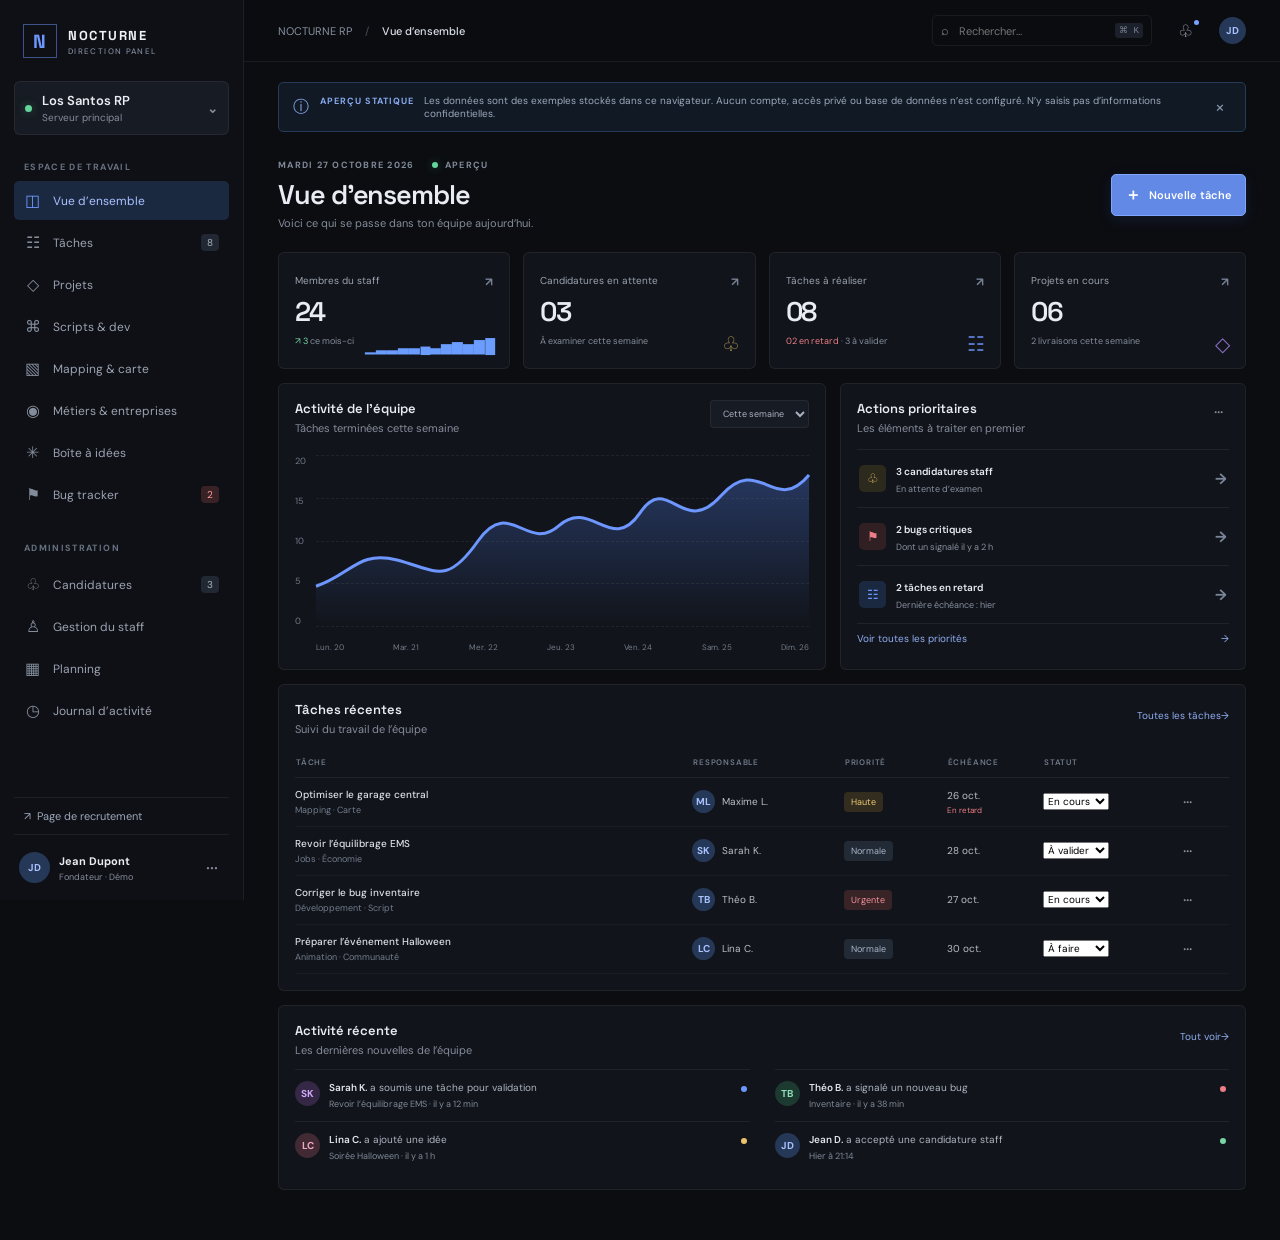
<file: index.html>
﻿<!doctype html>
<html lang="fr">
<head>
<meta charset="utf-8"><meta name="viewport" content="width=device-width, initial-scale=1"><meta name="theme-color" content="#0b0d11"><meta name="description" content="Panel de direction pour serveur GTA RP FiveM.">
<title>Direction — NOCTURNE RP</title>
<link rel="preconnect" href="https://fonts.googleapis.com"><link rel="preconnect" href="https://fonts.gstatic.com" crossorigin><link href="https://fonts.googleapis.com/css2?family=DM+Sans:wght@400;500;600;700&family=Space+Grotesk:wght@400;500;600;700&display=swap" rel="stylesheet"><link rel="stylesheet" href="style.css"><script src="script.js" defer></script>
</head>
<body>
<aside class="sidebar" id="sidebar"><a class="brand" href="#dashboard"><span class="brand-icon">N</span><span>NOCTURNE<small>DIRECTION PANEL</small></span></a><div class="server-pill"><i></i><span>Los Santos RP<small>Serveur principal</small></span><b>⌄</b></div><div class="nav-label">ESPACE DE TRAVAIL</div><nav class="side-nav" aria-label="Navigation"><button class="nav-item active" data-page="dashboard"><span>◫</span>Vue d’ensemble</button><button class="nav-item" data-page="tasks"><span>☷</span>Tâches <em>8</em></button><button class="nav-item" data-page="projects"><span>◇</span>Projets</button><button class="nav-item" data-page="scripts"><span>⌘</span>Scripts & dev</button><button class="nav-item" data-page="mappings"><span>▧</span>Mapping & carte</button><button class="nav-item" data-page="jobs"><span>◉</span>Métiers & entreprises</button><button class="nav-item" data-page="ideas"><span>✳</span>Boîte à idées</button><button class="nav-item" data-page="bugs"><span>⚑</span>Bug tracker <em class="danger-count">2</em></button><div class="nav-label secondary-label">ADMINISTRATION</div><button class="nav-item" data-page="applications"><span>♧</span>Candidatures <em>3</em></button><button class="nav-item" data-page="staff"><span>♙</span>Gestion du staff</button><button class="nav-item" data-page="calendar"><span>▦</span>Planning</button><button class="nav-item" data-page="activity"><span>◷</span>Journal d’activité</button></nav><div class="sidebar-bottom"><a href="recrutement.html" class="recruit-link">↗ &nbsp;Page de recrutement</a><div class="profile-mini"><div class="avatar">JD</div><div><strong>Jean Dupont</strong><small>Fondateur · Démo</small></div><button aria-label="Profil">···</button></div></div></aside>
<main class="main"><header class="topbar"><button class="mobile-menu" id="mobile-menu" aria-label="Ouvrir la navigation">☰</button><div class="breadcrumb">NOCTURNE RP <span>/</span> <strong id="crumb">Vue d’ensemble</strong></div><div class="top-actions"><label class="search"><span>⌕</span><input id="global-search" placeholder="Rechercher…" aria-label="Recherche globale"><kbd>⌘ K</kbd></label><button class="icon-button" id="notifications-button" aria-label="Notifications">♧<i></i></button><div class="top-avatar">JD</div></div></header>
<div class="demo-banner"><span>ⓘ</span><div><strong>APERÇU STATIQUE</strong><span>Les données sont des exemples stockés dans ce navigateur. Aucun compte, accès privé ou base de données n’est configuré. N’y saisis pas d’informations confidentielles.</span></div><button id="dismiss-banner" aria-label="Masquer">×</button></div>
<section class="page active" id="page-dashboard"><div class="page-heading"><div><div class="overline">MARDI 27 OCTOBRE 2026 <span class="live-dot"></span>APERÇU</div><h1>Vue d’ensemble</h1><p>Voici ce qui se passe dans ton équipe aujourd’hui.</p></div><button class="primary-button" id="new-task"><span>＋</span> Nouvelle tâche</button></div>
<div class="stats-grid"><button class="stat-card" data-goto="staff"><span class="stat-top">Membres du staff <b>↗</b></span><strong>24</strong><small><i class="green">↗ 3</i> ce mois-ci</small><div class="sparkline">▁▂▂▃▃▄▃▅▆▅▇█</div></button><button class="stat-card" data-goto="applications"><span class="stat-top">Candidatures en attente <b>↗</b></span><strong>03</strong><small>À examiner cette semaine</small><span class="stat-icon yellow">♧</span></button><button class="stat-card" data-goto="tasks"><span class="stat-top">Tâches à réaliser <b>↗</b></span><strong id="task-count">08</strong><small><i class="red">02 en retard</i> · 3 à valider</small><span class="stat-icon blue">☷</span></button><button class="stat-card" data-goto="projects"><span class="stat-top">Projets en cours <b>↗</b></span><strong>06</strong><small>2 livraisons cette semaine</small><span class="stat-icon violet">◇</span></button></div>
<div class="dashboard-grid"><section class="panel chart-panel"><div class="panel-heading"><div><h2>Activité de l’équipe</h2><p>Tâches terminées cette semaine</p></div><select aria-label="Période"><option>Cette semaine</option><option>Ce mois</option></select></div><div class="chart"><div class="y-labels"><span>20</span><span>15</span><span>10</span><span>5</span><span>0</span></div><div class="chart-area"><div class="grid-lines"><i></i><i></i><i></i><i></i><i></i></div><svg viewBox="0 0 700 190" preserveAspectRatio="none" role="img" aria-label="Graphique des tâches terminées cette semaine"><defs><linearGradient id="fill" x1="0" x2="0" y1="0" y2="1"><stop offset="0" stop-color="#5788ff" stop-opacity=".3"/><stop offset="1" stop-color="#5788ff" stop-opacity="0"/></linearGradient></defs><path d="M0 145 C50 132 60 105 115 116 S185 145 230 95 S300 109 345 78 S420 110 460 64 S520 93 575 45 S650 68 700 22 L700 190 L0 190Z" fill="url(#fill)"/><path d="M0 145 C50 132 60 105 115 116 S185 145 230 95 S300 109 345 78 S420 110 460 64 S520 93 575 45 S650 68 700 22" fill="none" stroke="#6d97ff" stroke-width="3" vector-effect="non-scaling-stroke"/></svg><div class="x-labels"><span>Lun. 20</span><span>Mar. 21</span><span>Mer. 22</span><span>Jeu. 23</span><span>Ven. 24</span><span>Sam. 25</span><span>Dim. 26</span></div></div></div></section>
<section class="panel priority-panel"><div class="panel-heading"><div><h2>Actions prioritaires</h2><p>Les éléments à traiter en premier</p></div><button class="more-button" aria-label="Plus d’actions">···</button></div><div class="priority-list"><button data-goto="applications"><span class="priority-mark amber">♧</span><span><strong>3 candidatures staff</strong><small>En attente d’examen</small></span><b>→</b></button><button data-goto="bugs"><span class="priority-mark red-mark">⚑</span><span><strong>2 bugs critiques</strong><small>Dont un signalé il y a 2 h</small></span><b>→</b></button><button data-goto="tasks"><span class="priority-mark blue-mark">☷</span><span><strong>2 tâches en retard</strong><small>Dernière échéance : hier</small></span><b>→</b></button></div><button class="all-priorities" data-goto="tasks">Voir toutes les priorités <span>→</span></button></section>
<section class="panel table-panel"><div class="panel-heading"><div><h2>Tâches récentes</h2><p>Suivi du travail de l’équipe</p></div><button class="quiet-button" data-goto="tasks">Toutes les tâches <span>→</span></button></div><div class="table-wrap"><table><thead><tr><th>TÂCHE</th><th>RESPONSABLE</th><th>PRIORITÉ</th><th>ÉCHÉANCE</th><th>STATUT</th><th></th></tr></thead><tbody id="task-rows"><tr><td><strong>Optimiser le garage central</strong><small>Mapping · Carte</small></td><td><span class="person"><i class="person-avatar">ML</i>Maxime L.</span></td><td><span class="priority-tag high">Haute</span></td><td>26 oct. <b class="overdue">En retard</b></td><td><span class="status in-progress">En cours</span></td><td><button class="row-menu" aria-label="Options">···</button></td></tr><tr><td><strong>Revoir l’équilibrage EMS</strong><small>Jobs · Économie</small></td><td><span class="person"><i class="person-avatar purple-avatar">SK</i>Sarah K.</span></td><td><span class="priority-tag normal">Normale</span></td><td>28 oct.</td><td><span class="status to-review">À valider</span></td><td><button class="row-menu" aria-label="Options">···</button></td></tr><tr><td><strong>Corriger le bug inventaire</strong><small>Développement · Script</small></td><td><span class="person"><i class="person-avatar green-avatar">TB</i>Théo B.</span></td><td><span class="priority-tag urgent">Urgente</span></td><td>27 oct.</td><td><span class="status in-progress">En cours</span></td><td><button class="row-menu" aria-label="Options">···</button></td></tr><tr><td><strong>Préparer l’événement Halloween</strong><small>Animation · Communauté</small></td><td><span class="person"><i class="person-avatar pink-avatar">LC</i>Lina C.</span></td><td><span class="priority-tag normal">Normale</span></td><td>30 oct.</td><td><span class="status todo">À faire</span></td><td><button class="row-menu" aria-label="Options">···</button></td></tr></tbody></table></div></section>
<section class="panel activity-panel"><div class="panel-heading"><div><h2>Activité récente</h2><p>Les dernières nouvelles de l’équipe</p></div><button class="quiet-button" data-goto="activity">Tout voir <span>→</span></button></div><div class="activity-list"><div class="activity-item"><i class="activity-avatar purple-avatar">SK</i><p><strong>Sarah K.</strong> a soumis une tâche pour validation<small>Revoir l’équilibrage EMS · il y a 12 min</small></p><span class="activity-dot blue-bg"></span></div><div class="activity-item"><i class="activity-avatar green-avatar">TB</i><p><strong>Théo B.</strong> a signalé un nouveau bug<small>Inventaire · il y a 38 min</small></p><span class="activity-dot red-bg"></span></div><div class="activity-item"><i class="activity-avatar pink-avatar">LC</i><p><strong>Lina C.</strong> a ajouté une idée<small>Soirée Halloween · il y a 1 h</small></p><span class="activity-dot yellow-bg"></span></div><div class="activity-item"><i class="activity-avatar">JD</i><p><strong>Jean D.</strong> a accepté une candidature staff<small>Hier à 21:14</small></p><span class="activity-dot green-bg"></span></div></div></section></div></section>
<section class="page" id="page-tasks"><div class="page-heading"><div><div class="overline">ESPACE DE TRAVAIL / SUIVI</div><h1>Tâches</h1><p>Organise le travail et suis les livraisons de l’équipe.</p></div><button class="primary-button" id="new-task-2">＋ Nouvelle tâche</button></div><div class="panel simple-panel"><div class="toolbar"><input id="task-filter" placeholder="⌕  Rechercher une tâche…"><select id="status-filter"><option value="">Tous les statuts</option><option>En cours</option><option>À valider</option><option>À faire</option></select><button class="quiet-button" id="reset-demo">Réinitialiser les données locales</button></div><div class="table-wrap"><table><thead><tr><th>TÂCHE</th><th>RESPONSABLE</th><th>PRIORITÉ</th><th>ÉCHÉANCE</th><th>STATUT</th></tr></thead><tbody id="all-task-rows"></tbody></table></div></div></section>
<section class="page" id="page-generic"><div class="page-heading"><div><div class="overline">NOCTURNE RP / ESPACE DE TRAVAIL</div><h1 id="generic-title">Projets</h1><p id="generic-subtitle">Retrouve les éléments de ton équipe.</p></div><button class="primary-button" id="generic-action">＋ Créer un élément</button></div><div class="panel simple-panel"><div id="module-content"></div><div class="module-note">Données d’exemple modifiables dans ce navigateur. Pour le partage et les accès privés, il faut connecter un backend sécurisé.</div></div></section>
</main><div class="toast" id="toast" role="status" aria-live="polite"></div><dialog id="task-dialog"><form method="dialog" id="task-form"><div class="dialog-heading"><div><span class="overline">ESPACE DE TRAVAIL</span><h2>Créer une tâche</h2></div><button class="close-dialog" value="cancel" aria-label="Fermer">×</button></div><label>Titre<input name="title" required maxlength="90" placeholder="Ex. Préparer la prochaine mise à jour"></label><div class="dialog-row"><label>Responsable<input name="owner" required maxlength="40" placeholder="Pseudo du staff"></label><label>Priorité<select name="priority"><option>Normale</option><option>Haute</option><option>Urgente</option></select></label></div><label>Échéance<input name="due" type="date"></label><button class="primary-button" value="save">Ajouter à cet aperçu</button><p>Enregistrée uniquement dans le stockage local de ce navigateur.</p></form></dialog>
</body></html>
</file>
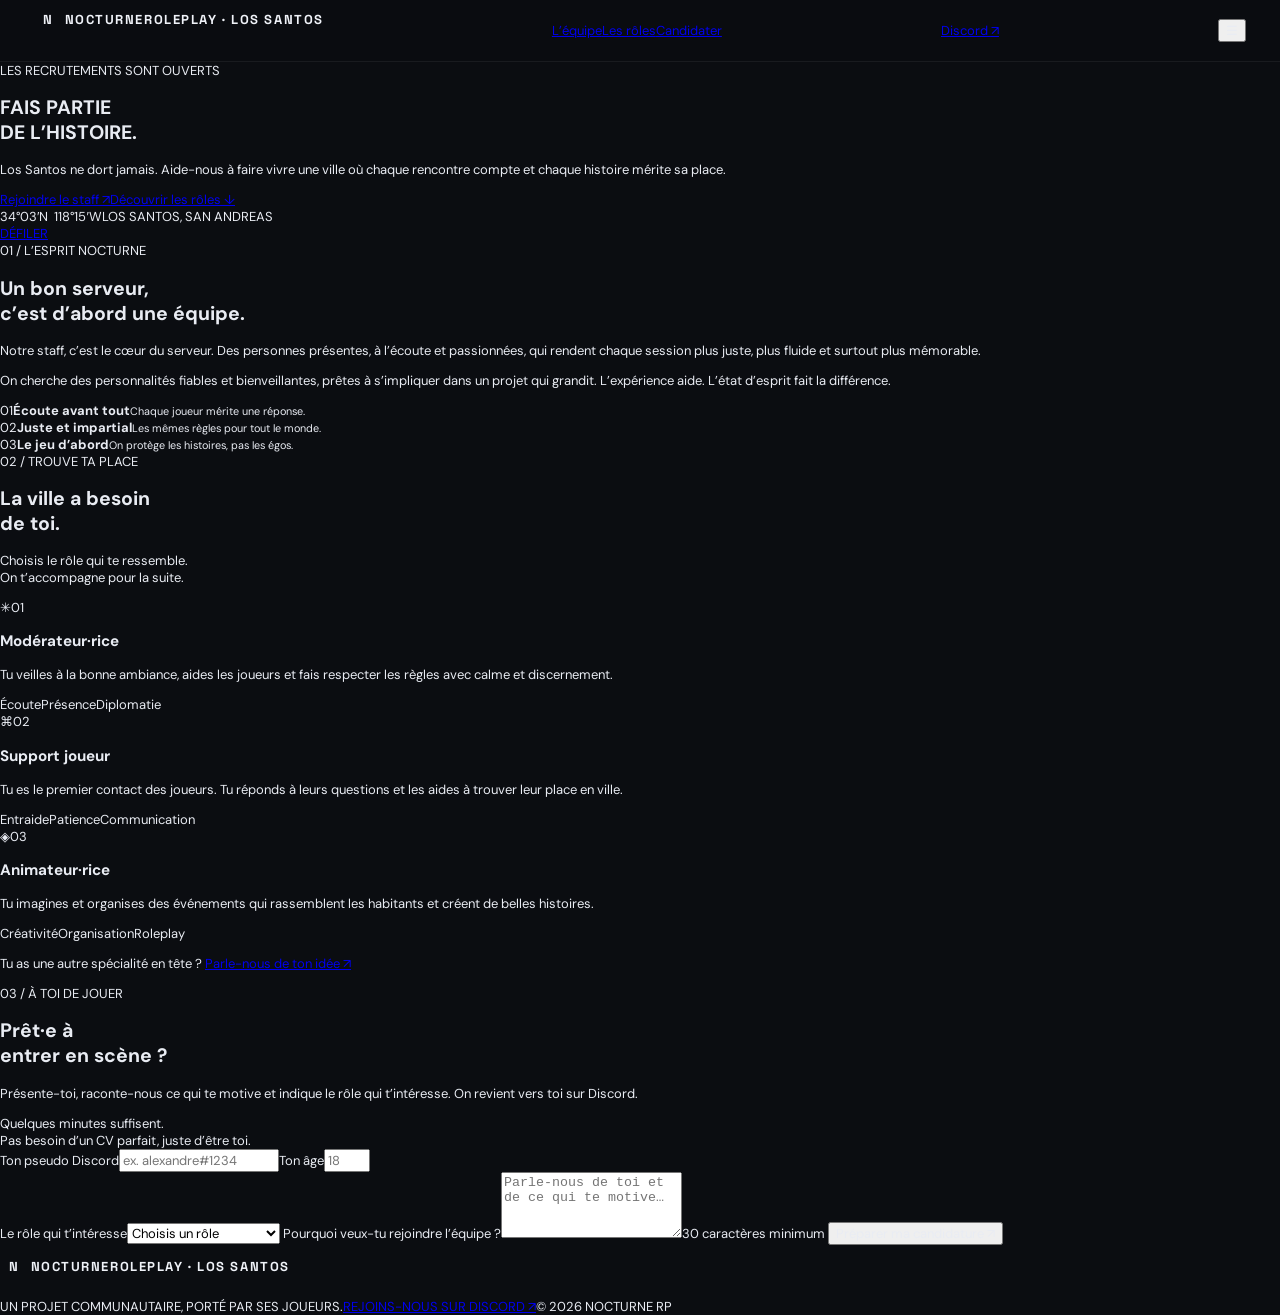
<file: recrutement.html>
<!doctype html>
<html lang="fr">
<head>
  <meta charset="utf-8">
  <meta name="viewport" content="width=device-width, initial-scale=1">
  <meta name="theme-color" content="#10110f">
  <meta name="description" content="Rejoins l’équipe staff de NOCTURNE RP. Découvre les rôles et candidate pour faire vivre le serveur.">
  <title>Recrutement staff — NOCTURNE RP</title>
  <link rel="preconnect" href="https://fonts.googleapis.com">
  <link rel="preconnect" href="https://fonts.gstatic.com" crossorigin>
  <link href="https://fonts.googleapis.com/css2?family=DM+Sans:wght@400;500;600;700&family=Space+Grotesk:wght@400;500;600;700&display=swap" rel="stylesheet">
  <link rel="stylesheet" href="style.css">
  <script src="script.js" defer></script>
</head>
<body>
  <div class="grain" aria-hidden="true"></div>
  <header class="topbar">
    <a class="brand" href="#accueil" aria-label="Nocturne RP, accueil"><span class="brand-mark">N</span><span>NOCTURNE<span class="brand-sub">ROLEPLAY · LOS SANTOS</span></span></a>
    <nav aria-label="Navigation principale"><a href="#equipe">L’équipe</a><a href="#roles">Les rôles</a><a href="#candidature">Candidater</a></nav>
    <a class="discord-link" href="https://discord.gg/TON-INVITATION" target="_blank" rel="noreferrer">Discord <span>↗</span></a>
    <button class="menu-toggle" aria-label="Ouvrir le menu" aria-expanded="false">☰</button>
  </header>

  <main>
    <section class="hero" id="accueil">
      <div class="hero-image" role="img" aria-label="Los Santos au coucher du soleil"></div>
      <div class="hero-content">
        <div class="eyebrow"><span class="live-dot"></span> LES RECRUTEMENTS SONT OUVERTS</div>
        <h1>FAIS PARTIE<br>DE <span class="accent">L’HISTOIRE.</span></h1>
        <p>Los Santos ne dort jamais. Aide-nous à faire vivre une ville où chaque rencontre compte et chaque histoire mérite sa place.</p>
        <div class="hero-actions"><a class="button button-primary" href="#candidature">Rejoindre le staff <span>↗</span></a><a class="text-link" href="#roles">Découvrir les rôles <span>↓</span></a></div>
      </div>
      <div class="hero-note"><span>34°03′N&nbsp; 118°15′W</span><span>LOS SANTOS, SAN ANDREAS</span></div>
      <a class="scroll-cue" href="#equipe"><span></span> DÉFILER</a>
    </section>

    <section class="intro section" id="equipe">
      <div class="section-kicker">01 / L’ESPRIT NOCTURNE</div>
      <div class="intro-body"><h2>Un bon serveur,<br>c’est d’abord <span class="muted">une équipe.</span></h2><div class="intro-copy"><p>Notre staff, c’est le cœur du serveur. Des personnes présentes, à l’écoute et passionnées, qui rendent chaque session plus juste, plus fluide et surtout plus mémorable.</p><p>On cherche des personnalités fiables et bienveillantes, prêtes à s’impliquer dans un projet qui grandit. L’expérience aide. L’état d’esprit fait la différence.</p></div></div>
      <div class="values"><div><span>01</span><strong>Écoute avant tout</strong><small>Chaque joueur mérite une réponse.</small></div><div><span>02</span><strong>Juste et impartial</strong><small>Les mêmes règles pour tout le monde.</small></div><div><span>03</span><strong>Le jeu d’abord</strong><small>On protège les histoires, pas les égos.</small></div></div>
    </section>

    <section class="roles-section section" id="roles">
      <div class="section-kicker">02 / TROUVE TA PLACE</div><div class="roles-heading"><h2>La ville a besoin<br>de <span class="muted">toi.</span></h2><p>Choisis le rôle qui te ressemble.<br>On t’accompagne pour la suite.</p></div>
      <div class="role-grid">
        <article class="role-card"><div class="role-top"><span class="role-icon">✳</span><span class="role-number">01</span></div><h3>Modérateur·rice</h3><p>Tu veilles à la bonne ambiance, aides les joueurs et fais respecter les règles avec calme et discernement.</p><div class="tag-row"><span>Écoute</span><span>Présence</span><span>Diplomatie</span></div></article>
        <article class="role-card"><div class="role-top"><span class="role-icon">⌘</span><span class="role-number">02</span></div><h3>Support joueur</h3><p>Tu es le premier contact des joueurs. Tu réponds à leurs questions et les aides à trouver leur place en ville.</p><div class="tag-row"><span>Entraide</span><span>Patience</span><span>Communication</span></div></article>
        <article class="role-card"><div class="role-top"><span class="role-icon">◈</span><span class="role-number">03</span></div><h3>Animateur·rice</h3><p>Tu imagines et organises des événements qui rassemblent les habitants et créent de belles histoires.</p><div class="tag-row"><span>Créativité</span><span>Organisation</span><span>Roleplay</span></div></article>
      </div>
      <p class="role-footnote">Tu as une autre spécialité en tête ? <a href="#candidature">Parle-nous de ton idée ↗</a></p>
    </section>

    <section class="apply section" id="candidature">
      <div class="apply-copy"><div class="section-kicker">03 / À TOI DE JOUER</div><h2>Prêt·e à<br>entrer <span class="accent">en scène ?</span></h2><p>Présente-toi, raconte-nous ce qui te motive et indique le rôle qui t’intéresse. On revient vers toi sur Discord.</p><div class="apply-aside"><span class="live-dot"></span><span>Quelques minutes suffisent.<br>Pas besoin d’un CV parfait, juste d’être toi.</span></div></div>
      <form class="application-form" id="application-form">
        <div class="field-row"><label>Ton pseudo Discord<input name="discord" placeholder="ex. alexandre#1234" required maxlength="60"></label><label>Ton âge<input name="age" type="number" placeholder="18" min="16" max="99" required></label></div>
        <label>Le rôle qui t’intéresse<select name="role" required><option value="" disabled selected>Choisis un rôle</option><option>Modérateur·rice</option><option>Support joueur</option><option>Animateur·rice</option><option>Autre / plusieurs rôles</option></select></label>
        <label>Pourquoi veux-tu rejoindre l’équipe ?<textarea name="motivation" rows="4" placeholder="Parle-nous de toi et de ce qui te motive…" required minlength="30" maxlength="1200"></textarea><span class="field-hint">30 caractères minimum</span></label>
        <button class="button button-primary submit-button" type="submit">Préparer ma candidature <span>↗</span></button>
        <p class="form-message" id="form-message" role="status" aria-live="polite"></p>
      </form>
    </section>
  </main>
  <footer><a class="brand footer-brand" href="#accueil"><span class="brand-mark">N</span><span>NOCTURNE<span class="brand-sub">ROLEPLAY · LOS SANTOS</span></span></a><span>UN PROJET COMMUNAUTAIRE, PORTÉ PAR SES JOUEURS.</span><a href="https://discord.gg/TON-INVITATION" target="_blank" rel="noreferrer">REJOINS-NOUS SUR DISCORD ↗</a><span>© 2026 NOCTURNE RP</span></footer>
</body>
</html>
</file>
<file: style.css>
﻿:root{--bg:#0b0d11;--panel:#11141a;--panel2:#151922;--line:#ffffff10;--text:#e9ecf3;--muted:#858c9b;--blue:#6d97ff;--blue2:#192842;--green:#78d6a5;--yellow:#edc46b;--red:#ed7e86;--font:'DM Sans',sans-serif;--display:'Space Grotesk',sans-serif}*{box-sizing:border-box}body{margin:0;background:var(--bg);color:var(--text);font:13px var(--font);min-height:100vh}button,input,select{font:inherit}button{color:inherit;cursor:pointer}.sidebar{width:244px;background:#0e1015;border-right:1px solid var(--line);position:fixed;inset:0 auto 0 0;padding:24px 14px 12px;display:flex;flex-direction:column;z-index:10}.brand{display:flex;align-items:center;gap:11px;color:#eff2f8;text-decoration:none;font:700 13px var(--display);letter-spacing:.12em;padding:0 9px 23px}.brand-icon{width:34px;height:34px;border:1px solid #6d97ff80;color:var(--blue);display:grid;place-items:center;font-size:19px}.brand small{display:block;font:500 8px var(--font);letter-spacing:.17em;color:#818a9a;margin-top:2px}.server-pill{display:flex;align-items:center;gap:10px;background:#171b23;border:1px solid var(--line);border-radius:6px;padding:10px;margin-bottom:26px}.server-pill i,.live-dot{width:7px;height:7px;background:#63d49a;border-radius:50%;box-shadow:0 0 10px #63d49a55}.server-pill span{font-weight:600;flex:1}.server-pill small{display:block;font-weight:400;color:var(--muted);font-size:10px;margin-top:2px}.server-pill b{color:var(--muted)}.nav-label{color:#687181;font-size:9px;font-weight:700;letter-spacing:.15em;padding:0 10px;margin-bottom:8px}.side-nav{display:flex;flex-direction:column;gap:3px;overflow:auto}.nav-item{display:flex;align-items:center;gap:12px;padding:9px 10px;border:0;border-radius:5px;background:transparent;color:#9ba2b1;text-align:left;font-size:12px}.nav-item>span{width:17px;text-align:center;color:#838c9b;font-size:16px}.nav-item:hover{background:#ffffff08;color:#e9ecf3}.nav-item.active{background:#1b2940;color:#a9c1ff}.nav-item.active>span{color:var(--blue)}.nav-item em{font-style:normal;font-size:10px;background:#222833;border-radius:4px;margin-left:auto;padding:2px 6px;color:#aab2c1}.nav-item .danger-count{color:#ff9c9c;background:#382226}.secondary-label{margin-top:25px}.sidebar-bottom{margin-top:auto}.recruit-link{display:block;padding:11px 10px;border-top:1px solid var(--line);border-bottom:1px solid var(--line);font-size:11px;color:#9ca7bb;text-decoration:none;margin-bottom:12px}.profile-mini{display:flex;align-items:center;gap:9px;padding:5px}.avatar,.top-avatar,.person-avatar,.activity-avatar{display:grid;place-items:center;flex:none;border-radius:50%;background:#263857;color:#a9c1ff;font-size:10px;font-style:normal;font-weight:700}.avatar{width:31px;height:31px}.profile-mini strong{font-size:11px}.profile-mini small{display:block;color:var(--muted);font-size:9px;margin-top:2px}.profile-mini button{margin-left:auto;border:0;background:none;color:var(--muted);font-size:20px}.main{margin-left:244px;min-height:100vh}.topbar{height:62px;border-bottom:1px solid var(--line);display:flex;align-items:center;justify-content:space-between;padding:0 34px;position:sticky;top:0;background:#0b0d11ed;backdrop-filter:blur(14px);z-index:5}.breadcrumb{font-size:11px;color:#8891a0}.breadcrumb span{margin:0 10px;color:#48505f}.breadcrumb strong{font-weight:500;color:#dce0e9}.top-actions{display:flex;align-items:center;gap:20px}.search{height:31px;width:220px;border:1px solid var(--line);border-radius:5px;display:flex;align-items:center;gap:8px;padding:0 8px;color:#8a92a0}.search input{background:none;border:0;outline:0;color:var(--text);width:100%;font-size:11px}.search kbd{white-space:nowrap;color:#778091;background:#1b202a;padding:2px 4px;border-radius:3px;font-size:9px}.icon-button{border:0;background:none;color:#aab2c1;font-size:17px;position:relative}.icon-button i{position:absolute;right:0;top:1px;width:5px;height:5px;border-radius:50%;background:#79a2ff}.top-avatar{width:27px;height:27px}.mobile-menu{display:none}.demo-banner{margin:20px 34px 0;background:#111925;border:1px solid #263b5a;border-radius:5px;padding:11px 14px;display:flex;align-items:center;gap:11px;color:#87a9ed}.demo-banner>span{font-size:16px}.demo-banner div{display:flex;gap:10px;align-items:baseline;flex:1}.demo-banner strong{font-size:9px;letter-spacing:.11em;white-space:nowrap}.demo-banner div span{color:#9ca8ba;font-size:10px}.demo-banner button{border:0;background:none;color:#8693a8;font-size:18px}.page{display:none;padding:27px 34px 50px}.page.active{display:block}.page-heading{display:flex;align-items:center;justify-content:space-between;margin:0 0 22px}.overline{font-size:9px;color:#818a9a;letter-spacing:.14em;font-weight:700}.overline .live-dot{display:inline-block;margin:0 7px 0 14px;width:6px;height:6px}.page-heading h1{font:600 27px var(--display);letter-spacing:-.04em;margin:6px 0 4px}.page-heading p,.panel-heading p{color:var(--muted);font-size:11px;margin:0}.primary-button{display:flex;align-items:center;gap:8px;border:1px solid #82a6ff;background:#6289e5;color:white;border-radius:5px;padding:9px 13px;font-size:11px;font-weight:600;box-shadow:0 4px 14px #4067c526}.primary-button:hover{background:#7597eb}.primary-button span{font-size:16px}.stats-grid{display:grid;grid-template-columns:repeat(4,1fr);gap:13px;margin-bottom:14px}.stat-card{position:relative;text-align:left;background:var(--panel);border:1px solid var(--line);border-radius:6px;padding:15px 16px;min-height:117px;overflow:hidden}.stat-card:hover{border-color:#50678f}.stat-top{display:block;font-size:10px;color:#9ba3b1}.stat-top b{float:right;color:#758093;font-size:12px}.stat-card>strong{display:block;font:600 27px var(--display);margin:7px 0 2px;letter-spacing:-.04em}.stat-card>small{color:#848d9b;font-size:9px}.green{color:var(--green);font-style:normal}.red{color:var(--red);font-style:normal}.sparkline{position:absolute;right:14px;bottom:13px;color:#6b9dff;font-size:14px;letter-spacing:0}.stat-icon{position:absolute;right:15px;bottom:11px;font-size:20px;opacity:.75}.yellow{color:var(--yellow)}.blue{color:var(--blue)}.violet{color:#b68cff}.dashboard-grid{display:grid;grid-template-columns:1.35fr 1fr;gap:14px}.panel{background:var(--panel);border:1px solid var(--line);border-radius:6px;min-width:0}.chart-panel,.priority-panel,.table-panel,.activity-panel{padding:16px}.panel-heading{display:flex;align-items:flex-start;justify-content:space-between}.panel-heading h2{font:600 13px var(--display);margin:0 0 4px}.panel-heading select{background:#171b23;color:#aab2c1;border:1px solid var(--line);border-radius:4px;padding:6px 8px;font-size:9px}.chart{display:flex;height:197px;margin-top:20px}.y-labels{display:flex;flex-direction:column;justify-content:space-between;padding:0 10px 25px 0;color:#707989;font-size:9px}.chart-area{position:relative;flex:1}.grid-lines{position:absolute;inset:0 0 25px;display:flex;flex-direction:column;justify-content:space-between}.grid-lines i{border-top:1px dashed #ffffff10}.chart-area svg{position:absolute;inset:0 0 25px;width:100%;height:calc(100% - 25px);overflow:visible}.x-labels{position:absolute;bottom:0;left:0;right:0;display:flex;justify-content:space-between;color:#737c8b;font-size:8px}.more-button,.row-menu{border:0;background:transparent;color:#8b94a4;font-size:17px}.priority-list{margin-top:14px}.priority-list button{width:100%;display:flex;align-items:center;gap:10px;text-align:left;background:none;border:0;border-top:1px solid var(--line);padding:12px 2px}.priority-mark{width:27px;height:27px;border-radius:5px;display:grid;place-items:center;font-size:13px;background:#2c291d;color:var(--yellow)}.red-mark{background:#302024;color:var(--red)}.blue-mark{background:#1b2940;color:var(--blue)}.priority-list button>span:nth-child(2){flex:1}.priority-list strong{font-size:10px;font-weight:600}.priority-list small{display:block;color:#87909f;font-size:9px;margin-top:4px}.priority-list button>b{color:#798599;font-size:15px}.all-priorities,.quiet-button{background:none;border:0;color:#91adf2;font-size:10px;padding:8px 0}.all-priorities{width:100%;text-align:left;border-top:1px solid var(--line)}.all-priorities span,.quiet-button span{float:right}.table-panel{grid-column:1/-1}.table-panel .panel-heading,.activity-panel .panel-heading{margin-bottom:12px}.table-wrap{width:100%;overflow:auto}table{width:100%;border-collapse:collapse;text-align:left;white-space:nowrap}th{height:29px;border-bottom:1px solid var(--line);font-size:8px;letter-spacing:.1em;font-weight:600;color:#707a8b}td{padding:10px 8px 10px 0;border-bottom:1px solid #ffffff09;font-size:10px;color:#b9bfca}td:first-child{min-width:220px}td>strong{font-size:10px;color:#dde1e9;font-weight:500}td>small{display:block;color:#737d8d;font-size:9px;margin-top:3px}.person{display:flex;align-items:center;gap:7px}.person-avatar,.activity-avatar{width:23px;height:23px}.purple-avatar{background:#342846;color:#d3a9fa}.green-avatar{background:#1d3a31;color:#8ee0bb}.pink-avatar{background:#412a34;color:#f2a8bf}.priority-tag,.status{padding:4px 7px;border-radius:4px;font-size:9px}.priority-tag.high{background:#332d1f;color:#ebc873}.priority-tag.normal{background:#222a36;color:#aab5c7}.priority-tag.urgent{background:#382326;color:#f09299}.status.in-progress{background:#1b2940;color:#99b6ff}.status.to-review{background:#302744;color:#c5a9fa}.status.todo{background:#252830;color:#a4a9b3}.overdue{display:block;color:var(--red);font-size:8px;font-weight:400;margin-top:3px}.activity-panel{grid-column:1/-1}.activity-list{display:grid;grid-template-columns:repeat(2,1fr);gap:0 25px}.activity-item{display:flex;align-items:flex-start;gap:9px;padding:11px 0;border-top:1px solid var(--line);position:relative}.activity-avatar{width:25px;height:25px}.activity-item p{margin:0;font-size:10px;color:#adb5c2;flex:1}.activity-item p strong{color:#e2e6ee;font-weight:600}.activity-item small{display:block;font-size:9px;color:#7f8999;margin-top:4px}.activity-dot{width:6px;height:6px;border-radius:50%;margin:5px 3px}.blue-bg{background:var(--blue)}.red-bg{background:var(--red)}.yellow-bg{background:var(--yellow)}.green-bg{background:var(--green)}.simple-panel{padding:15px}.toolbar{display:flex;gap:10px;margin-bottom:14px}.toolbar input,.toolbar select{background:#171b23;color:var(--text);border:1px solid var(--line);border-radius:4px;padding:8px 10px;font-size:10px}.toolbar input{width:min(300px,40vw)}.toolbar .quiet-button{margin-left:auto}.empty-state{text-align:center;padding:90px 20px}.empty-state>span{font-size:28px;color:var(--blue)}.empty-state h2{font:600 19px var(--display);margin:10px}.empty-state p{color:var(--muted);max-width:430px;margin:0 auto 15px;font-size:11px}.empty-state a{color:#9ab6ff;text-decoration:none;font-size:10px}.toast{position:fixed;bottom:20px;right:24px;background:#1b2638;border:1px solid #344969;color:#d5e0fa;border-radius:5px;padding:11px 16px;box-shadow:0 8px 30px #0008;opacity:0;transform:translateY(8px);transition:.2s;pointer-events:none;z-index:20;font-size:11px}.toast.show{opacity:1;transform:translateY(0)}dialog{background:#11141a;color:var(--text);border:1px solid #ffffff20;border-radius:8px;padding:0;width:min(450px,calc(100vw - 30px));box-shadow:0 20px 80px #000a}dialog::backdrop{background:#0009;backdrop-filter:blur(3px)}#task-form{display:flex;flex-direction:column;gap:14px;padding:22px}.dialog-heading{display:flex;justify-content:space-between;align-items:flex-start;margin-bottom:4px}.dialog-heading h2{font:600 20px var(--display);margin:5px 0}.close-dialog{border:0;background:none;font-size:22px;color:var(--muted)}#task-form label{display:flex;flex-direction:column;gap:6px;font-size:10px;color:#aeb6c4}#task-form input,#task-form select{background:#191d26;color:var(--text);border:1px solid #ffffff19;border-radius:4px;padding:10px;font-size:11px}.dialog-row{display:grid;grid-template-columns:1fr 1fr;gap:12px}#task-form p{font-size:9px;color:#778397;margin:0}.mobile-menu{border:0;background:none;color:var(--text)}@media(min-width:1500px){.page{padding-left:48px;padding-right:48px}.demo-banner{margin-left:48px;margin-right:48px}.dashboard-grid{grid-template-columns:1.45fr 1fr}}@media(max-width:1000px){.sidebar{width:218px}.main{margin-left:218px}.page{padding-left:23px;padding-right:23px}.demo-banner{margin-left:23px;margin-right:23px}.stats-grid{grid-template-columns:repeat(2,1fr)}.dashboard-grid{grid-template-columns:1fr 1fr}.table-panel,.activity-panel{grid-column:1/-1}.search{width:180px}}@media(max-width:700px){.sidebar{transform:translateX(-100%);transition:transform .22s;box-shadow:10px 0 30px #0008}.sidebar.open{transform:translateX(0)}.main{margin-left:0}.topbar{height:55px;padding:0 15px;gap:10px}.mobile-menu{display:block}.breadcrumb{font-size:9px;flex:1}.top-actions{gap:11px}.search{width:130px;height:29px}.search kbd{display:none}.page{padding:22px 14px 40px}.demo-banner{margin:12px 14px 0;align-items:flex-start}.demo-banner div{display:block}.demo-banner div span{display:block;margin-top:3px;line-height:1.5}.stats-grid{gap:8px}.stat-card{padding:12px;min-height:107px}.stat-card>strong{font-size:24px}.sparkline{font-size:10px}.dashboard-grid{grid-template-columns:1fr}.table-panel,.activity-panel{grid-column:auto}.activity-list{grid-template-columns:1fr}.page-heading h1{font-size:23px}.page-heading p{font-size:10px}.page-heading .primary-button{padding:8px;font-size:9px}.page-heading .primary-button span{display:none}.chart{height:170px}.toolbar{flex-wrap:wrap}.toolbar input{width:100%}.toolbar .quiet-button{margin-left:0}.table-wrap table{min-width:650px}.search input{font-size:10px}}
.module-toolbar{display:flex;justify-content:space-between;align-items:center;margin:0 0 13px}.module-toolbar input{width:min(320px,70%);background:#171b23;color:var(--text);border:1px solid var(--line);border-radius:4px;padding:9px 11px;font-size:10px}.module-toolbar span{font-size:10px;color:var(--muted)}.module-grid{display:grid;grid-template-columns:repeat(3,minmax(0,1fr));gap:12px}.module-card{background:#13171e;border:1px solid var(--line);border-radius:6px;padding:16px;min-height:155px}.module-card:hover{border-color:#45608c}.module-card[hidden]{display:none}.module-card-top{display:flex;align-items:center;justify-content:space-between}.module-symbol{width:29px;height:29px;border-radius:5px;display:grid;place-items:center;background:#1d2b43;color:#91afff;font-size:15px}.module-status{max-width:120px;background:#1c2636;color:#b5c6ec;border:0;border-radius:4px;padding:5px;font-size:9px}.module-card h2{font:600 13px var(--display);margin:13px 0 4px}.module-card>p{font-size:10px;color:#858e9c;margin:0 0 15px}.module-card-foot{border-top:1px solid var(--line);padding-top:10px;font-size:9px;color:#7f8897}.module-card-foot b{font-weight:500;color:#bfc6d2}.module-note{font-size:9px;color:#778397;margin-top:15px;padding:10px;border-top:1px solid var(--line)}@media(max-width:1000px){.module-grid{grid-template-columns:repeat(2,minmax(0,1fr))}}@media(max-width:560px){.module-grid{grid-template-columns:1fr}}
</file>
